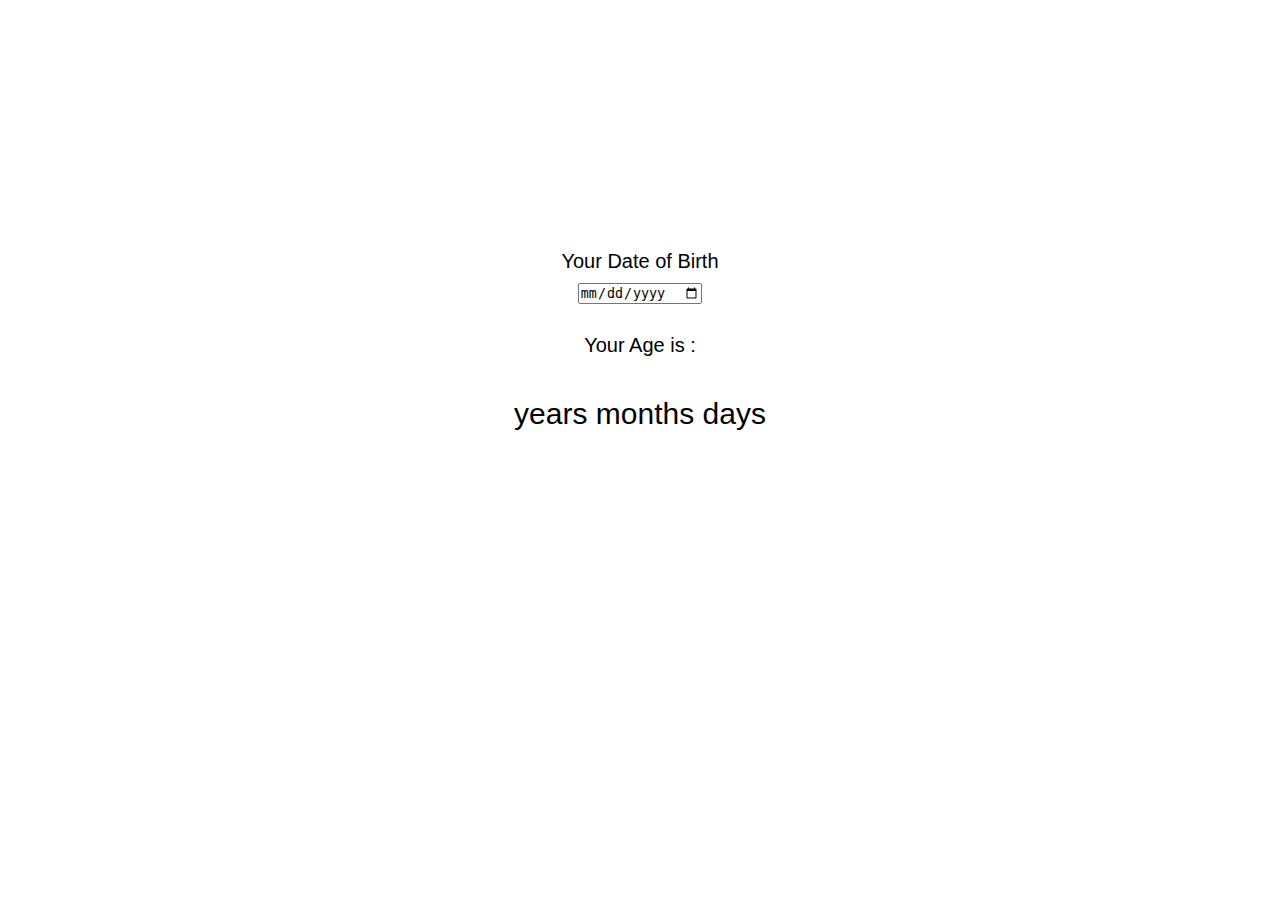
<file: Age-Calculator/index.html>
<!DOCTYPE html>
<html lang="en">
<head>
    <meta charset="UTF-8">
    <meta name="viewport" content="width=device-width, initial-scale=1.0">
    <title>Age Calculator</title>
    <link rel="stylesheet" href="./style.css" type="text/css">
</head>
<body>
    <div class="container">
        <label for="dob">Your Date of Birth</label>
        <input type="date" name="dob-name" id="dob" >
        <p class="desc">Your Age is : </p>
        <p class="age">
            <span id="years"></span> years
            <span id="months"></span> months
            <span id="days"></span> days
        </p>
        <p class="error">Welcome Time Traveller 🔮</p>
    </div>
    <script src="./app.js" type="text/javascript"></script>
</body>
</html>
</file>
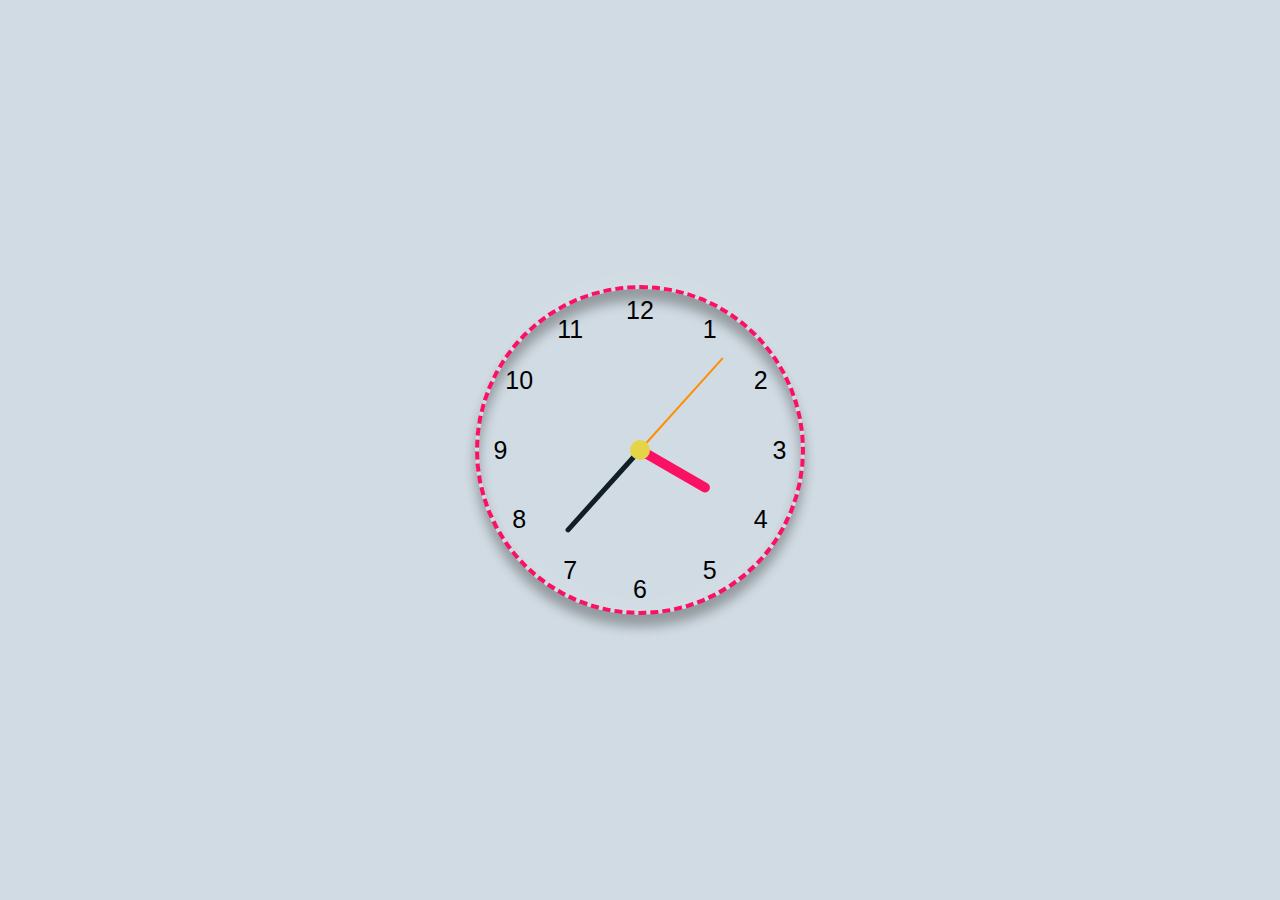
<file: Analog-clock/index.html>
<!DOCTYPE html>
<html lang="en">
  <head>
    <meta charset="UTF-8" />
    <meta name="viewport" content="width=device-width, initial-scale=1.0" />
    <title>Analog Clock</title>
    <link rel="stylesheet" href="./style.css" type="text/css" />
  </head>
  <body>
    <div class="container">
      <div class="hand hour"></div>
      <div class="hand minute"></div>
      <div class="hand second"></div>
      <div class="number number1"><div class="undo">1</div></div>
      <div class="number number2"><div class="undo">2</div></div>
      <div class="number number3"><div class="undo">3</div></div>
      <div class="number number4"><div class="undo">4</div></div>
      <div class="number number5"><div class="undo">5</div></div>
      <div class="number number6"><div class="undo">6</div></div>
      <div class="number number7"><div class="undo">7</div></div>
      <div class="number number8"><div class="undo">8</div></div>
      <div class="number number9"><div class="undo">9</div></div>
      <div class="number number10"><div class="undo">10</div></div>
      <div class="number number11"><div class="undo">11</div></div>
      <div class="number number12">12</div>
    </div>
    <script src="./app.js" type="text/javascript"></script>
  </body>
</html>
</file>
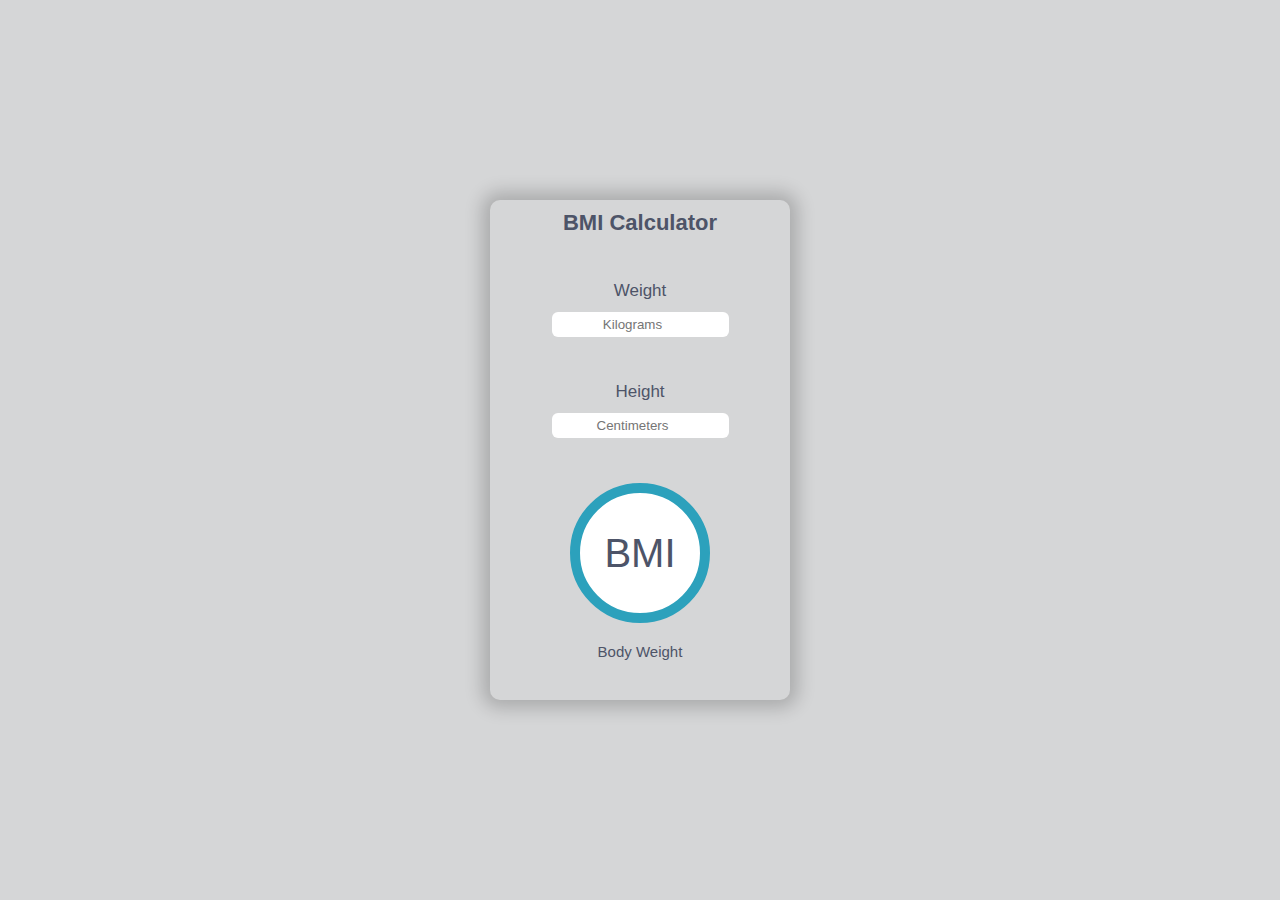
<file: BMI-Calculator/index.html>
<!DOCTYPE html>
<html lang="en">
<head>
    <meta charset="UTF-8">
    <meta name="viewport" content="width=device-width, initial-scale=1.0">
    <title>BMI Calculator</title>
    <link rel="stylesheet" href="./style.css" type="text/css">
</head>
<body>
    <div class="container">
        <h1 class="title">BMI Calculator</h1>
        <div class="weight-wrapper">
            <label for="weight">Weight</label>
            <input type="number" name="weight-box" min="0" id="weight" class="input-box" placeholder="Kilograms">
        </div>
        <div class="height-wrapper">
            <label for="height">Height</label>
            <input type="number" name="height-box" min="0" id="height" class="input-box" placeholder="Centimeters">
        </div>
        <div class="result-wrapper">
            <div class="bmi">BMI</div>
            <p class="desc">Body Weight <span class="bmi-category"></span></p>
        </div>
    </div>
    <script src="./app.js" type="text/javascript"></script>
</body>
</html>
</file>
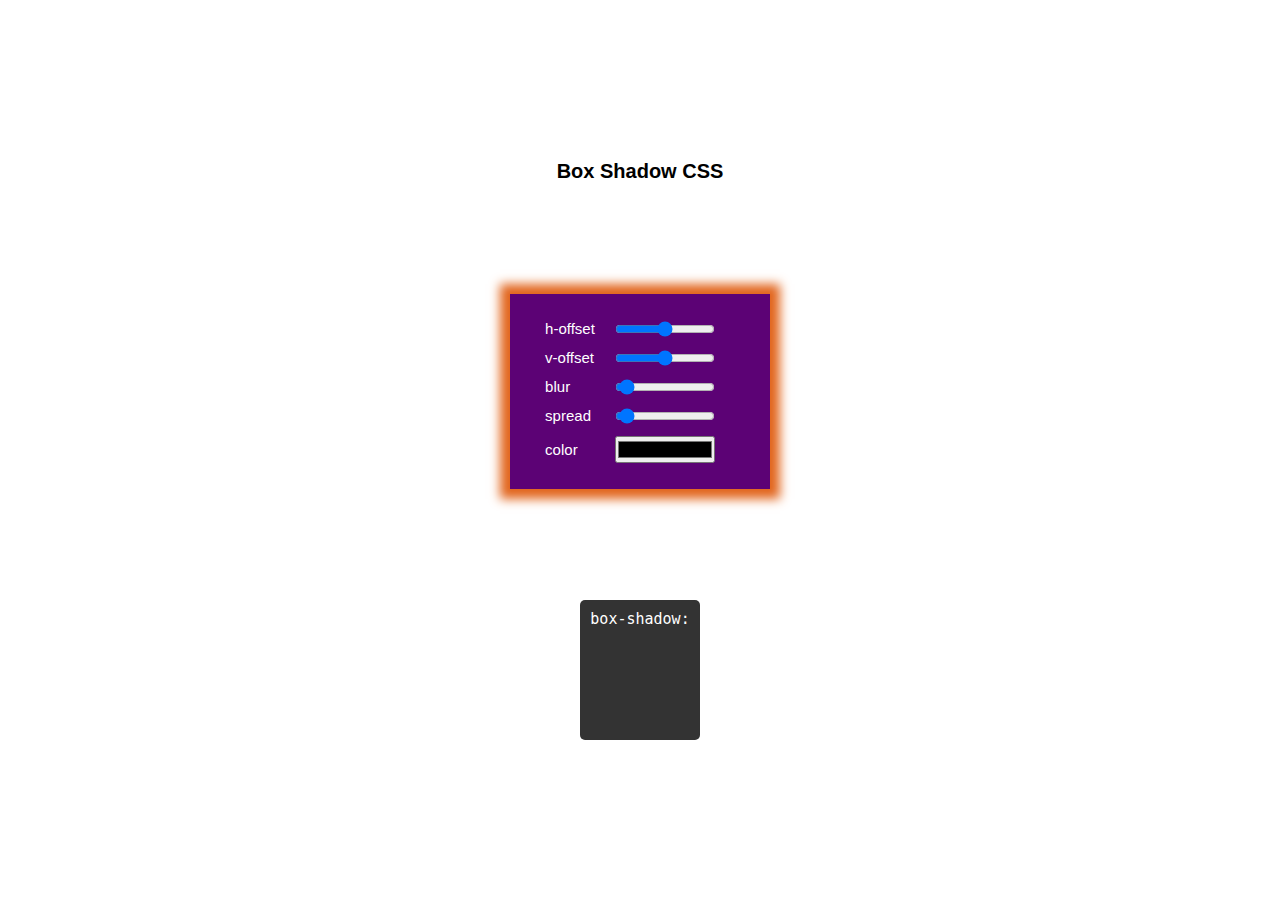
<file: Box-Shadow-Generator/index.html>
<!DOCTYPE html>
<html lang="en">
  <head>
    <meta charset="UTF-8" />
    <meta name="viewport" content="width=device-width, initial-scale=1.0" />
    <title>Box Shadow Generator</title>
    <link rel="stylesheet" href="./style.css" type="text/css" />
  </head>
  <body>
    <div class="container">
      <h1 class="title">Box Shadow CSS</h1>
      <div class="box">
        <div class="properties-wrapper">
          <div class="property">
            <label for="h-offset">h-offset</label>
            <input
              type="range"
              name="h-offset"
              id="h-offset"
              min="-100"
              max="100"
              value="0"
              data-unit="px"
            />
          </div>
          <div class="property">
            <label for="v-offset">v-offset</label>
            <input
              type="range"
              name="v-offset"
              id="v-offset"
              min="-100"
              max="100"
              value="0"
              data-unit="px"
            />
          </div>
          <div class="property">
            <label for="blur">blur</label>
            <input
              type="range"
              name="blur"
              id="blur"
              min="0"
              max="200"
              value="10"
              data-unit="px"
            />
          </div>
          <div class="property">
            <label for="spread">spread</label>
            <input
              type="range"
              name="spread"
              id="spread"
              min="0"
              max="200"
              value="10"
              data-unit="px"
            />
          </div>
          <div class="property">
            <label for="color">color</label>
            <input type="color" name="color" id="color" />
          </div>
        </div>
      </div>
      <div class="output">
        <div class="code">
          <p class="normal">box-shadow:</p>
        </div>
      </div>
    </div>
    <script src="./app.js" type="text/javascript"></script>
  </body>
</html>
</file>
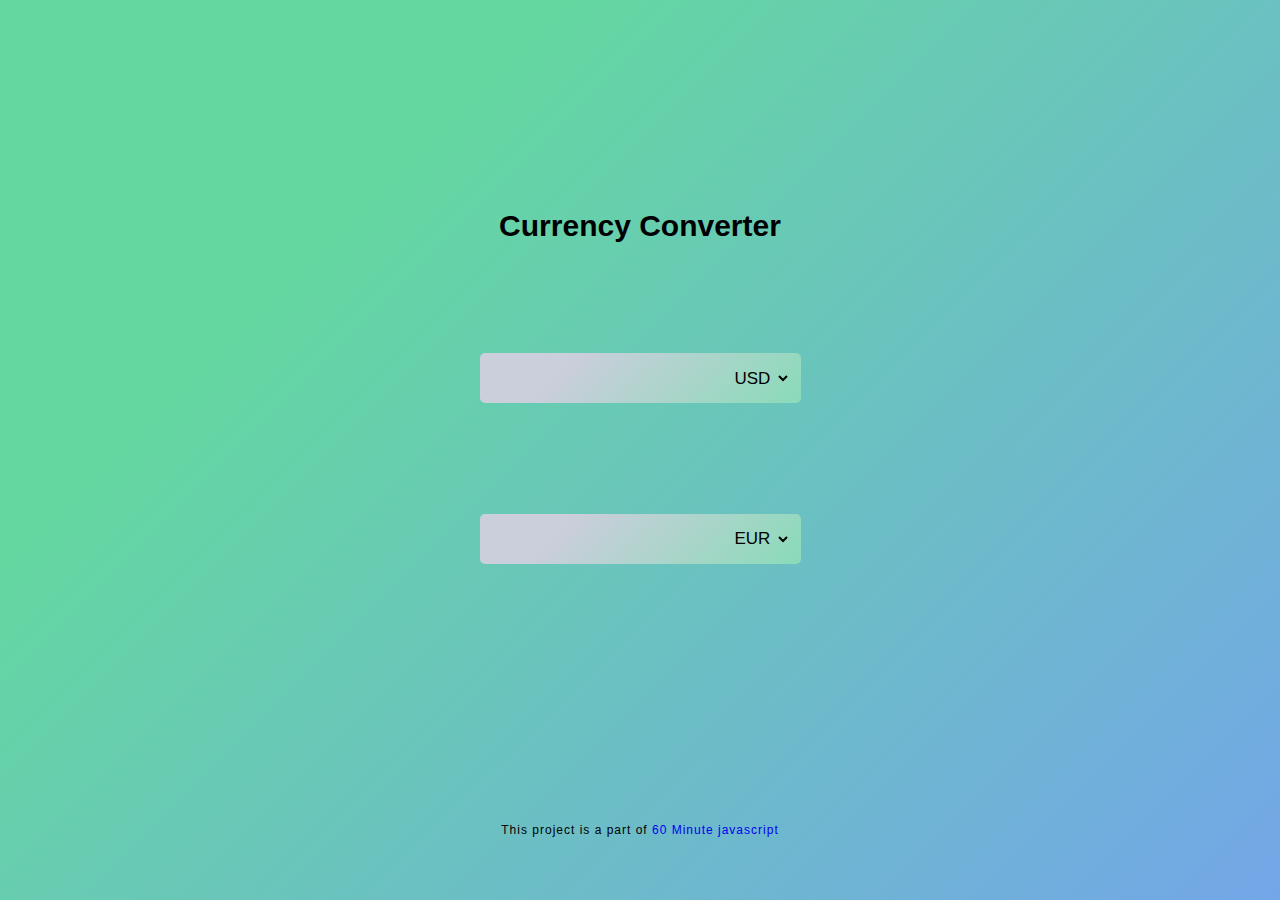
<file: Currency-Converter/index.html>
<!DOCTYPE html>
<html lang="en">
  <head>
    <meta charset="UTF-8" />
    <meta name="viewport" content="width=device-width, initial-scale=1.0" />
    <title>Currency Converter</title>
    <link rel="stylesheet" href="./style.css" type="text/css" />
  </head>
  <body>
    <div class="container">
      <h1 class="title">Currency Converter</h1>
      <div class="row">
        <input type="number" name="currency-1" id="currency-1" step="any" />
        <select name="currency-1" id="select-currency-1">
          <option value="EUR">EUR</option>
          <option value="CAD">CAD</option>
          <option value="HKD">HKD</option>
          <option value="ISK">ISK</option>
          <option value="PHP">PHP</option>
          <option value="DKK">DKK</option>
          <option value="HUF">HUF</option>
          <option value="CZK">CZK</option>
          <option value="AUD">AUD</option>
          <option value="RON">RON</option>
          <option value="SEK">SEK</option>
          <option value="IDR">IDR</option>
          <option value="INR">INR</option>
          <option value="BRL">BRL</option>
          <option value="RUB">RUB</option>
          <option value="HRK">HRK</option>
          <option value="JPY">JPY</option>
          <option value="THB">THB</option>
          <option value="CHF">CHF</option>
          <option value="SGD">SGD</option>
          <option value="PLN">PLN</option>
          <option value="BGN">BGN</option>
          <option value="TRY">TRY</option>
          <option value="CNY">CNY</option>
          <option value="NOK">NOK</option>
          <option value="NZD">NZD</option>
          <option value="ZAR">ZAR</option>
          <option value="USD" selected>USD</option>
          <option value="MXN">MXN</option>
          <option value="ILS">ILS</option>
          <option value="GBP">GBP</option>
          <option value="KRW">KRW</option>
          <option value="MYR">MYR</option>
        </select>
      </div>
      <div class="row">
        <input type="number" name="currency-2" id="currency-2" step="any" />
        <select name="currency-2" id="select-currency-2">
          <option value="EUR" selected>EUR</option>
          <option value="EUR">CAD</option>
          <option value="HKD">HKD</option>
          <option value="ISK">ISK</option>
          <option value="PHP">PHP</option>
          <option value="DKK">DKK</option>
          <option value="HUF">HUF</option>
          <option value="CZK">CZK</option>
          <option value="AUD">AUD</option>
          <option value="RON">RON</option>
          <option value="SEK">SEK</option>
          <option value="IDR">IDR</option>
          <option value="INR">INR</option>
          <option value="BRL">BRL</option>
          <option value="RUB">RUB</option>
          <option value="HRK">HRK</option>
          <option value="JPY">JPY</option>
          <option value="THB">THB</option>
          <option value="CHF">CHF</option>
          <option value="SGD">SGD</option>
          <option value="PLN">PLN</option>
          <option value="BGN">BGN</option>
          <option value="TRY">TRY</option>
          <option value="CNY">CNY</option>
          <option value="NOK">NOK</option>
          <option value="NZD">NZD</option>
          <option value="ZAR">ZAR</option>
          <option value="USD">USD</option>
          <option value="MXN">MXN</option>
          <option value="ILS">ILS</option>
          <option value="GBP">GBP</option>
          <option value="KRW">KRW</option>
          <option value="MYR">MYR</option>
        </select>
      </div>
      <div id="rate-detail"></div>
    </div>
    <p class="footer">
      This project is a part of
      <a href="https://60minutejs.vercel.app/">60 Minute javascript</a>
    </p>
    <script src="./app.js" type="text/javascript"></script>
  </body>
</html>
</file>
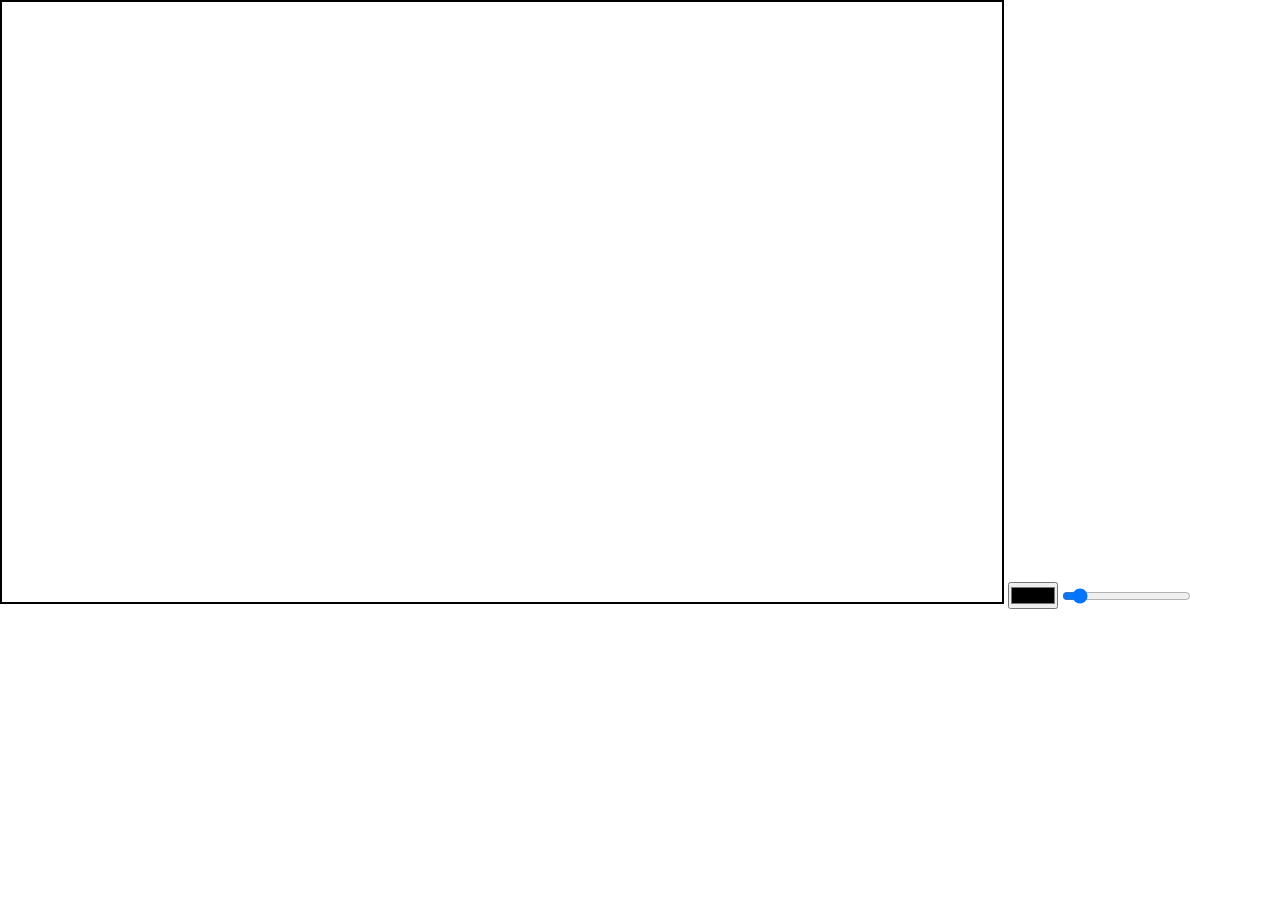
<file: HTML-Canvas/index.html>
<!DOCTYPE html>
<html lang="en">
<head>
    <meta charset="UTF-8">
    <meta name="viewport" content="width=device-width, initial-scale=1.0">
    <title>HTML Canvas</title>
    <link rel="stylesheet" href="./style.css" type="text/css">
</head>
<body>
    <canvas id="canvas" width="1000px" height="600px"></canvas>
    <input type="color" name="pen" id="color" value="black">
    <input type="range" name="pen-range" id="range" min="1" max="100" value="10">
    <script src="./app.js" type="text/javascript"></script>
</body>
</html>
</file>
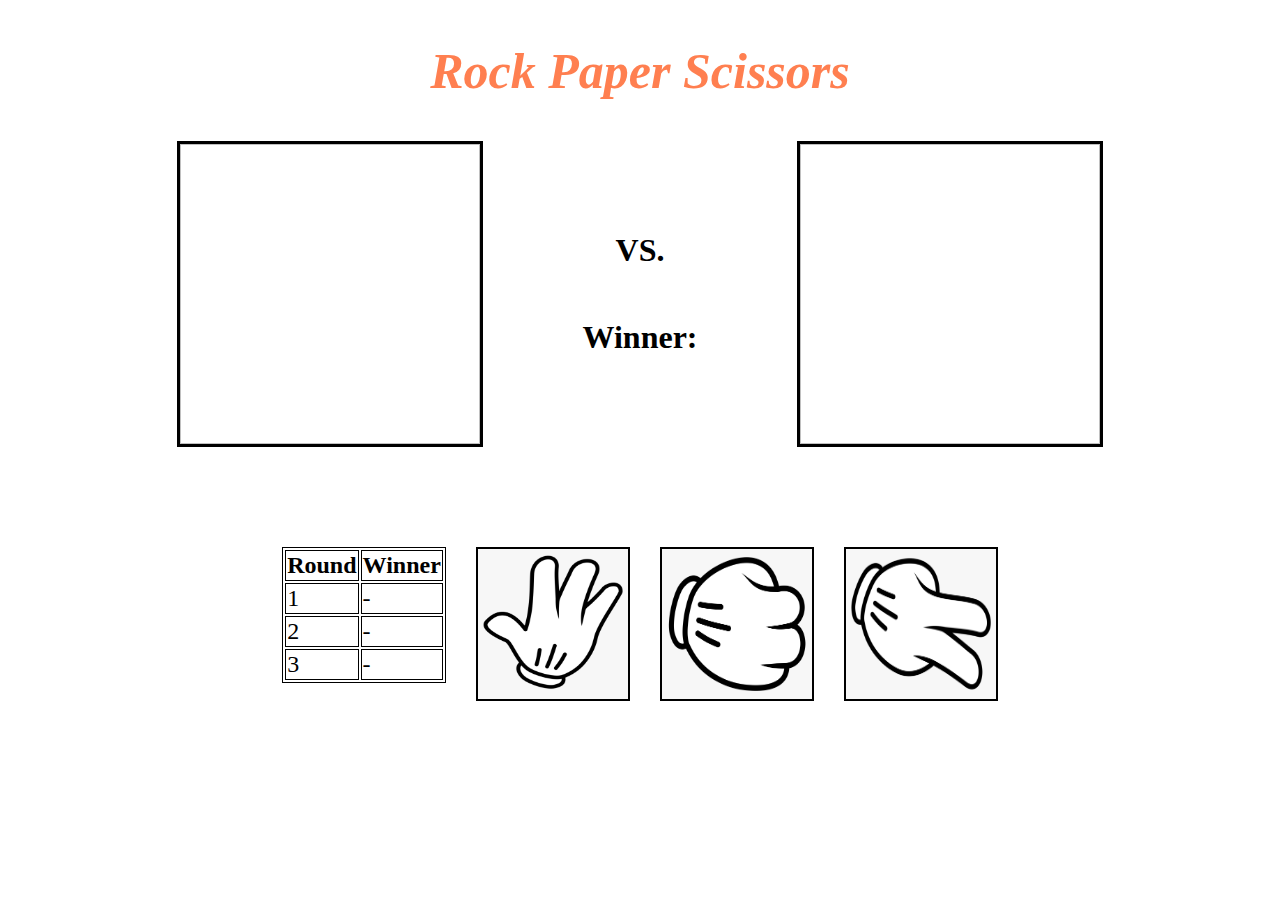
<file: JavaScript Rock Sizzors/Index.html>
<!DOCTYPE html>

<html>
    <head>
        <meta charset="utf-8">
        <meta http-equiv="X-UA-Compatible" content="IE=edge">
        <title></title>
        <meta name="description" content="">
        <meta name="viewport" content="width=device-width, initial-scale=1">
        <link rel="stylesheet" href="style.css">
    </head>
    <body>
        <h2 class = "title--text">Rock Paper Scissors</h2>
        <div class ="center">
            <img class = "hand" id="left">
            <div>
                <h1 class="vs">VS.</h1>
                <h1 class="vs">Winner: </h1>
                
            </div>
            <img class = "hand" id="right">
        </div>
        <div class = "bottom">
            <div class="score">
                <table class="scoreP1">
                    <tr>
                        <th>Round</th>
                        <th>Winner</th>
                        
                    </tr>
                    <tr>
                        <td>1</td>
                        <td id = "r1">-</td>
                    </tr>
                    <tr>
                        <td>2</td>
                        <td id = "r2">-</td>
                    </tr>
                    <tr>
                        <td>3</td>
                        <td id = "r3">-</td>
                    </tr>
                </table>
            </div>
            <img class ="selections" id="paper" src="paper.png">
            <img class ="selections" id="rock" src="rock.png">
            <img class ="selections" id="scissors" src="scissors.png">
        </div>
        
        <script src="Index.js"></script>
    </body>
</html>
</file>
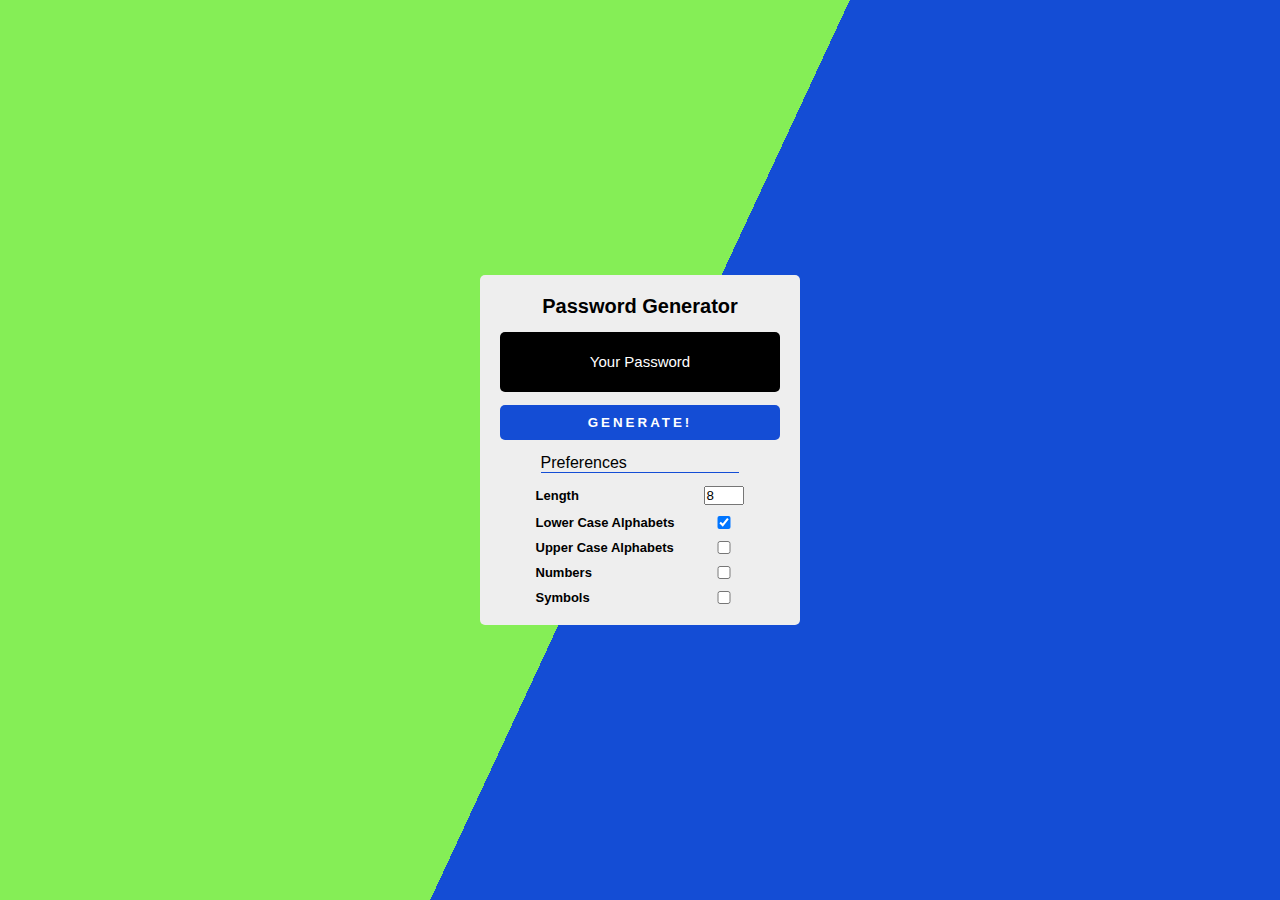
<file: Password-Generator/index.html>
<!DOCTYPE html>
<html lang="en">
<head>
    <meta charset="UTF-8">
    <meta name="viewport" content="width=device-width, initial-scale=1.0">
    <title>Password Generator</title>
    <link rel="stylesheet" href="./style.css" type="text/css">
</head>
<body>
    <div class="container">
        <h1 class="title">Password Generator</h1>
        <p class="password">Your Password</p>
        <button class="btn" id="btn-generate">GENERATE!</button>
        <p class="desc-title">Preferences</p>
        <form class="form">
            <label for="password-length-number">Length</label>
            <input type="number" name="pln" id="password-length-number" class="number-input" min="1" max="50" value="8">

            <label for="lowercase">Lower Case Alphabets</label>
            <input type="checkbox" name="lc" id="lowercase" checked>

            <label for="lowercase">Upper Case Alphabets</label>
            <input type="checkbox" name="uc" id="uppercase">

            <label for="lowercase">Numbers</label>
            <input type="checkbox" name="num" id="numbers">

            <label for="lowercase">Symbols</label>
            <input type="checkbox" name="sym" id="symbols">
        </form>
    </div>
    <script src="./app.js" type="text/javascript"></script>
</body>
</html>
</file>
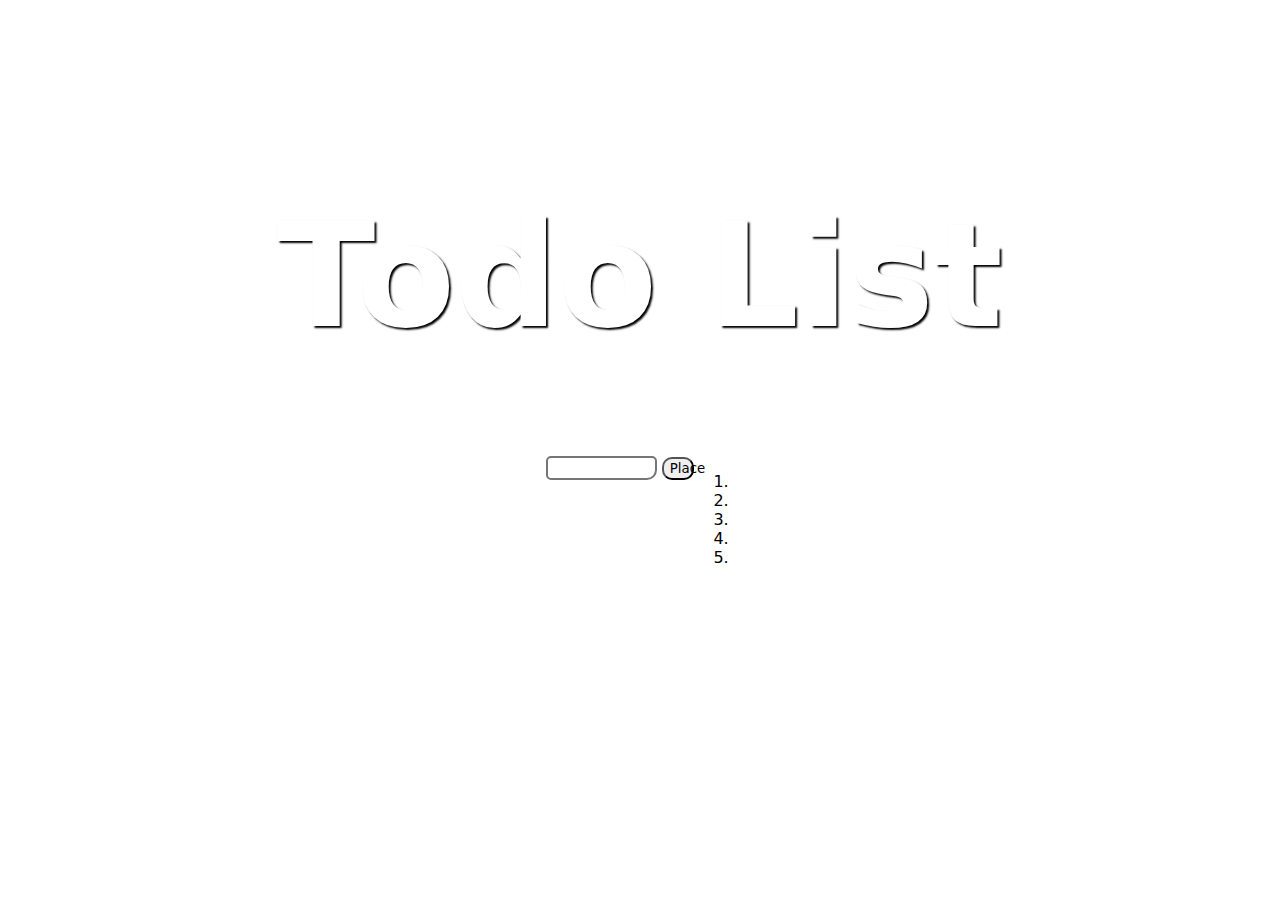
<file: ToDo-APP/index.html>
<!DOCTYPE html>
<html lang="en">

<head>
    <meta charset="UTF-8">
    <meta name="viewport" content="width=device-width, initial-scale=1.0">
    <title>ToDo APP || DelanoKano ☑️</title>
    <link rel="stylesheet" href="style.css">
</head>

<body>
    <header>
        <div class="title">
            <h1 id="main-title">Todo List</h1>
        </div>
    </header>
    <main>
        <div class="main-textbox">
            <form>
                <label for="main-textbox">
                    <input type="text" id="main-textbox" required>
                    <button id="main-button">Place</button>
            </form>
        </div>

        <div class="todo-list">
            <ol>
                <li></li>
                <li></li>
                <li></li>
                <li></li>
                <li></li>
            </ol>
        </div>
    </main>

    <script src="script.js"></script>
</body>

</html>
</file>
<file: Age-Calculator/style.css>
* {
    margin: 0;
    padding: 0;
    box-sizing: border-box;
}
html,
body {
    font-size: 10px;
    font-family: 'lato', Arial, Helvetica, sans-serif;
}
body {
    min-height: 100vh;
    display: flex;
    justify-content: center;
    align-items: center;
}
.container {
    display: flex;
    flex-direction: column;
    text-align: center;
    height: 40rem;
    min-width: 30rem;
    align-items: center;
}
.container label {
    font-size: 2rem;
    margin-bottom: 1rem;
}
.container #dob {
    margin-bottom: 3rem;
}
.container .desc {
    font-size: 2rem;
    margin-bottom: 4rem;
}
.container .age {
    font-size: 3rem;
}
.container .age > span {
    font-weight: bold;
}
.error {
    display: none;
    font-size: 4rem;
}
</file>
<file: Analog-clock/style.css>
* {
  margin: 0;
  padding: 0;
  box-sizing: border-box;
}
*::before,
*::after {
  box-sizing: border-box;
}
html,
body {
  font-size: 10px;
  font-family: "lato", Arial, sans-serif;
}
body {
  background: #d1dbe3;
  min-height: 100vh;
  display: flex;
  justify-content: center;
  align-items: center;
}
.container {
  width: 33rem;
  height: 33rem;
  background: #d1dbe3;
  border-radius: 50%;
  position: relative; /*so that i can postition inside divs relative to the container*/
  box-shadow: 0 -1.2em 1.2em rgba(255, 255, 255, 0.06),
    inset 0 -1.2em 1.2em rgba(255, 255, 255, 0.06),
    0 1.2em 1.2em rgba(0, 0, 0, 0.3), inset 0 1.2em 1.2em rgba(0, 0, 0, 0.3);
  border: 0.4rem dashed #fb1163;  
}
.container .number {
  --rotateAngle: 0;
  position: absolute;
  width: 100%;
  height: 100%;
  text-align: center;
  transform: rotate(var(--rotateAngle));
  font-size: 2.5rem;
  padding: 0.7rem;
}
.container .number1 {
  --rotateAngle: 30deg;
}
.container .number2 {
  --rotateAngle: 60deg;
}
.container .number3 {
  --rotateAngle: 90deg;
}
.container .number4 {
  --rotateAngle: 120deg;
}
.container .number5 {
  --rotateAngle: 150deg;
}
.container .number6 {
  --rotateAngle: 180deg;
}
.container .number7 {
  --rotateAngle: 210deg;
}
.container .number8 {
  --rotateAngle: 240deg;
}
.container .number9 {
  --rotateAngle: 270deg;
}
.container .number10 {
  --rotateAngle: 300deg;
}
.container .number11 {
  --rotateAngle: 330deg;
}

.container .number .undo {
    --undoAngle : 0;
    transform: rotate(var(--undoAngle));
}
.container .number1 .undo { --undoAngle : -30deg; }
.container .number2 .undo { --undoAngle : -60deg; }
.container .number3 .undo { --undoAngle : -90deg; }
.container .number4 .undo { --undoAngle : -120deg; }
.container .number5 .undo { --undoAngle : -150deg; }
.container .number6 .undo { --undoAngle : -180deg; }
.container .number7 .undo { --undoAngle : -210deg; }
.container .number8 .undo { --undoAngle : -240deg; }
.container .number9 .undo { --undoAngle : -270deg; }
.container .number10 .undo { --undoAngle : -300deg; }
.container .number11 .undo { --undoAngle : -330deg; }

.container .hand {
  background-color: black;
  width: 10px;
  height: 40px;
  position: absolute;
  bottom: 50%;
  left: 50%;
  /*transform: translateX(-50%); translate the object backwards 50% of its width*/
  transform-origin: bottom;
  z-index: 10; /*so that hand always comes on the top of numbers*/
  border-top-left-radius: 1rem;
  border-top-right-radius: 1rem;
}
.container .hour {
  width: 1rem;
  height: 8rem;
  background-color: #fb1163;
}
.container .minute {
  width: 0.5rem;
  height: 11rem;
  background-color: #101f25;
}
.container .second {
  width: 0.2rem;
  height: 12.4rem;
  background-color: #ff8f00;
}
.container::after {
  content: "";
  position: absolute;
  background-color: #e6d447;
  z-index: 11;
  width: 2rem;
  height: 2rem;
  top: 50%;
  left: 50%;
  transform: translate(-50%, -50%);
  border-radius: 50%;
}
</file>
<file: BMI-Calculator/style.css>
* {
    margin: 0;
    padding: 0;
    box-sizing: border-box;
}
*::before,
*::after { box-sizing: border-box; }
html,
body {
    font-size: 10px;
    font-family: 'lato', Arial, sans-serif;
}
body {
    background: #d5d6d7;
    color: #4d5468;
    min-height: 100vh;
    display: flex;
    justify-content: center;
    align-items: center;
}
.container {
    width: 30rem;
    height: 50rem;
    background: inherit;
    box-shadow: 0 0 18px 8px rgba(0, 0, 0, 0.2);
    border-radius: 1rem;
    display: flex;
    flex-direction: column;
    align-items: center;
    justify-content: space-between;
    padding: 1rem;
}
.container .title { font-size: 2.2rem; }
.weight-wrapper,
.height-wrapper {
    display: flex;
    flex-direction: column;
    align-items: center;
    font-size: 1.7rem;
}
.input-box {
    text-align: center;
    border: none;
    outline: none;
    border-radius: 0.6rem;
    height: 2.5rem;
    margin-top: 1.1rem;
}
.result-wrapper {
    display: flex;
    flex-direction: column;
    align-items: center;
    margin-bottom: 3rem;
}
.bmi {
    font-size: 4rem;
    width: 14rem;
    height: 14rem;
    border-radius: 50%;
    background: white;
    display: flex;
    justify-content: center;
    align-items: center;
    border: 1rem solid #2ca1bc;
    transition: border-color 0.3s ease-in-out;
}
.desc {
    font-size: 1.5rem;
    margin-top: 2rem;
}
.bmi-category { font-weight: bold; }
</file>
<file: Box-Shadow-Generator/style.css>
* {
    margin: 0;
    padding: 0;
    box-sizing: border-box;
}
*::before,
*::after {
    box-sizing: border-box;
}
html,
body {
    font-size: 10px;
    font-family: 'lato', Arial, Helvetica, sans-serif;
}
body {
    min-height: 100vh;
    display: flex;
    justify-content: center;
    align-items: center;
    background: #ffffff;
}
.container {
    max-width: 50rem;
    width: 80%;
    min-height: 60rem;
    background: inherit;
    display: flex;
    flex-direction: column;
    align-items: center;
    justify-content: space-between;
    padding: 1rem;
}
.box {
    background: #5c0275;
    color: white;
    padding: 2rem 3.5rem;
    box-shadow: 0 0 10px 10px rgb(226, 102, 30);
}
.properties-wrapper {
    font-size: 1.5rem;
}
.property {
    display: flex;
    align-items: center;
    justify-content: space-between;
    padding: 0.6rem 0;
}
.property > input {
    width: 10rem;
    margin: 0 2rem;
}
.output {
    font-size: 1.5rem;
    font-family: monospace;
    max-width: 40rem;
    height: 14rem;
    background: #333333;
    color: #ffffff;
    border-radius: 0.5rem;
    text-align: left;
}
.code {
    padding: 1rem;
}
.code > p {
    margin-bottom: 1rem;
}
</file>
<file: Currency-Converter/style.css>
* {
    margin: 0;
    padding: 0;
    box-sizing: border-box;
}
html,
body {
    font-size: 10px;
    font-family: 'lato', Arial, Helvetica, sans-serif;
}
body {
    min-height: 100vh;
    display: flex;
    flex-direction: column;
    justify-content: center;
    align-items: center;
    background-color: #6bc1c1;
    background-image: linear-gradient(315deg, #73a6e8 0%, #64d7a1 74%);
}
.container {
    display: flex;
    flex-direction: column;
    align-items: center;
    height: 80vh;
    text-align: center;
    padding: 1.5rem;
    justify-content: space-evenly;
}
.title { font-size: 3rem; }
.row {
    display: flex;
    justify-content: space-between;
    background: linear-gradient(315deg, #89dbb9 0%, #cbcedb 74%);
    height: 5rem;
    padding: 1rem;
    border-radius: 0.5rem;
}
input { margin-right: 2rem; }
input,
select {
    font-size: 1.7rem;
    border: none;
    background: transparent;
}
#rate-detail {
    font-size: 1.8rem;
    border-bottom: 3px dotted #035d66;
}
.footer {
    font-size: 1.2rem;
    position: relative;
    bottom: -2rem;
    letter-spacing: 1px;
}
.footer > a { text-decoration: none; }
</file>
<file: HTML-Canvas/style.css>
* {
    margin: 0;
    padding: 0;
    box-sizing: border-box;
}
#canvas {
    border: 2px solid black;
}
</file>
<file: JavaScript Rock Sizzors/style.css>
.title--text{
    text-align: center;
    font-size: 50px;
    font-family: Verdana;
    font-style: italic;
    color: coral;

}
.hand{
    width: 300px;
    height: 300px;
    border: 3px solid black;
    
}
.center{
    margin:0 auto;
    display: flex;
    justify-content: center;
    align-items: center;
    width: 80%;
}
.vs{
    text-align: center;
    margin: 50px 100px;
}
.bottom{
    display: flex;
    margin-top: 100px;
    gap: 30px;
    justify-content: center;
}
.selections{
    width: 150px;
    height: 150px;
    border:  2px solid black;
}
.selections:hover{
    scale: 1.1;
}
.selections:active{
    scale: 1.05
}
table,td,th{
    border: 1px solid black;
}
table{
    font-size:x-large;
}

#rounds {
    display: flex;
    justify-items: center;
}
</file>
<file: Password-Generator/style.css>
* {
    margin: 0;
    padding: 0;
    box-sizing: border-box;
}
*::before,
*::after {
    box-sizing: border-box;
}
html,
body {
    font-size: 10px;
    font-family: 'lato', Arial, Helvetica, sans-serif;
}
body {
    min-height: 100vh;
    display: flex;
    justify-content: center;
    align-items: center;
    background: linear-gradient(115deg, #85ee56 50%, #144dd5 50%);
}
.container {
    display: flex;
    flex-direction: column;
    align-items: center;
    justify-content: space-between;
    background: #eee;
    border-radius: 0.5rem;
    padding: 2rem;
    min-height: 35rem;
}
.title {
    width: 71%;
    text-align: center;
}
.desc-title {
    font-size: 1.6rem;
    text-align: left;
    width: 71%;
    border-bottom: 1px solid #144dd5;
}
.form {
    display: grid;
    grid-template-columns: auto auto;
    row-gap: 1rem;
    column-gap: 3rem;
    align-items: center;
    justify-content: center;
    font-size: 1.3rem;
}
label{
    font-weight: bold;
}
.number-input {
    width: 4rem;
}
.password {
    background: black;
    color: white;
    padding: 1rem;
    font-size: 1.5rem;
    height: 6rem;
    width: 28rem;
    display: flex;
    justify-content: center;
    align-items: center;
    word-break: break-all;
    border-radius: 0.5rem;
}
.btn {
    cursor: pointer;
    border: none;
    background: #144dd5;
    border-radius: 0.5rem;
    padding: 1rem;
    width: 100%;
    color: #fff;
    font-weight: bold;
    letter-spacing: 0.3rem;
    transition: opacity ease-in-out 0.2s;
}
.btn:hover {
    opacity: 0.9;
}
</file>
<file: ToDo-APP/style.css>
* {
    font-family: system-ui, -apple-system, BlinkMacSystemFont, 'Segoe UI', Roboto, Oxygen, Ubuntu, Cantarell, 'Open Sans', 'Helvetica Neue', sans-serif;
}

body {
    display: block;
    margin: 0;
    padding: 0;
    background-image: url("https://images.unsplash.com/photo-1542052722982-1c9f552a534b?q=80&w=2574&auto=format&fit=crop&ixlib=rb-4.0.3&ixid=M3wxMjA3fDB8MHxwaG90by1wYWdlfHx8fGVufDB8fHx8fA%3D%3D");
}

header {
    display: flex;
}

header, #main-title {
    justify-content: center;
    margin-top: 1em;
    font-size: 3em;
    color: white;
    text-shadow: 2px 2px 2px black;
}

main {
    display: flex;
}

main, form {
    justify-content: center;   
}

#main-textbox {
   width: 8vw;
   height: 2vh; 
   border-radius: 5px 5px 10px;
   border-style: solid;
   background-color: hsl(0, 0%, 100%);

}

#main-button {
    width: 2.5vw;
    height: 2.5vh;
    cursor: pointer;
    border-style: 1px solid;
    border-radius: 10px 10px 10px;
    transition: background-color .3s;
}

#main-button:hover {
    background-color: lightblue;
}

.todo-list {

}

@media (max-width: 430px) {
    #main-title {
        margin-top: 2em;
        font-size: 2em;
    }

    #main-textbox {
        width: 150px;
    
     }
     
     #main-button {
         width: 50px;
     }
}
</file>
